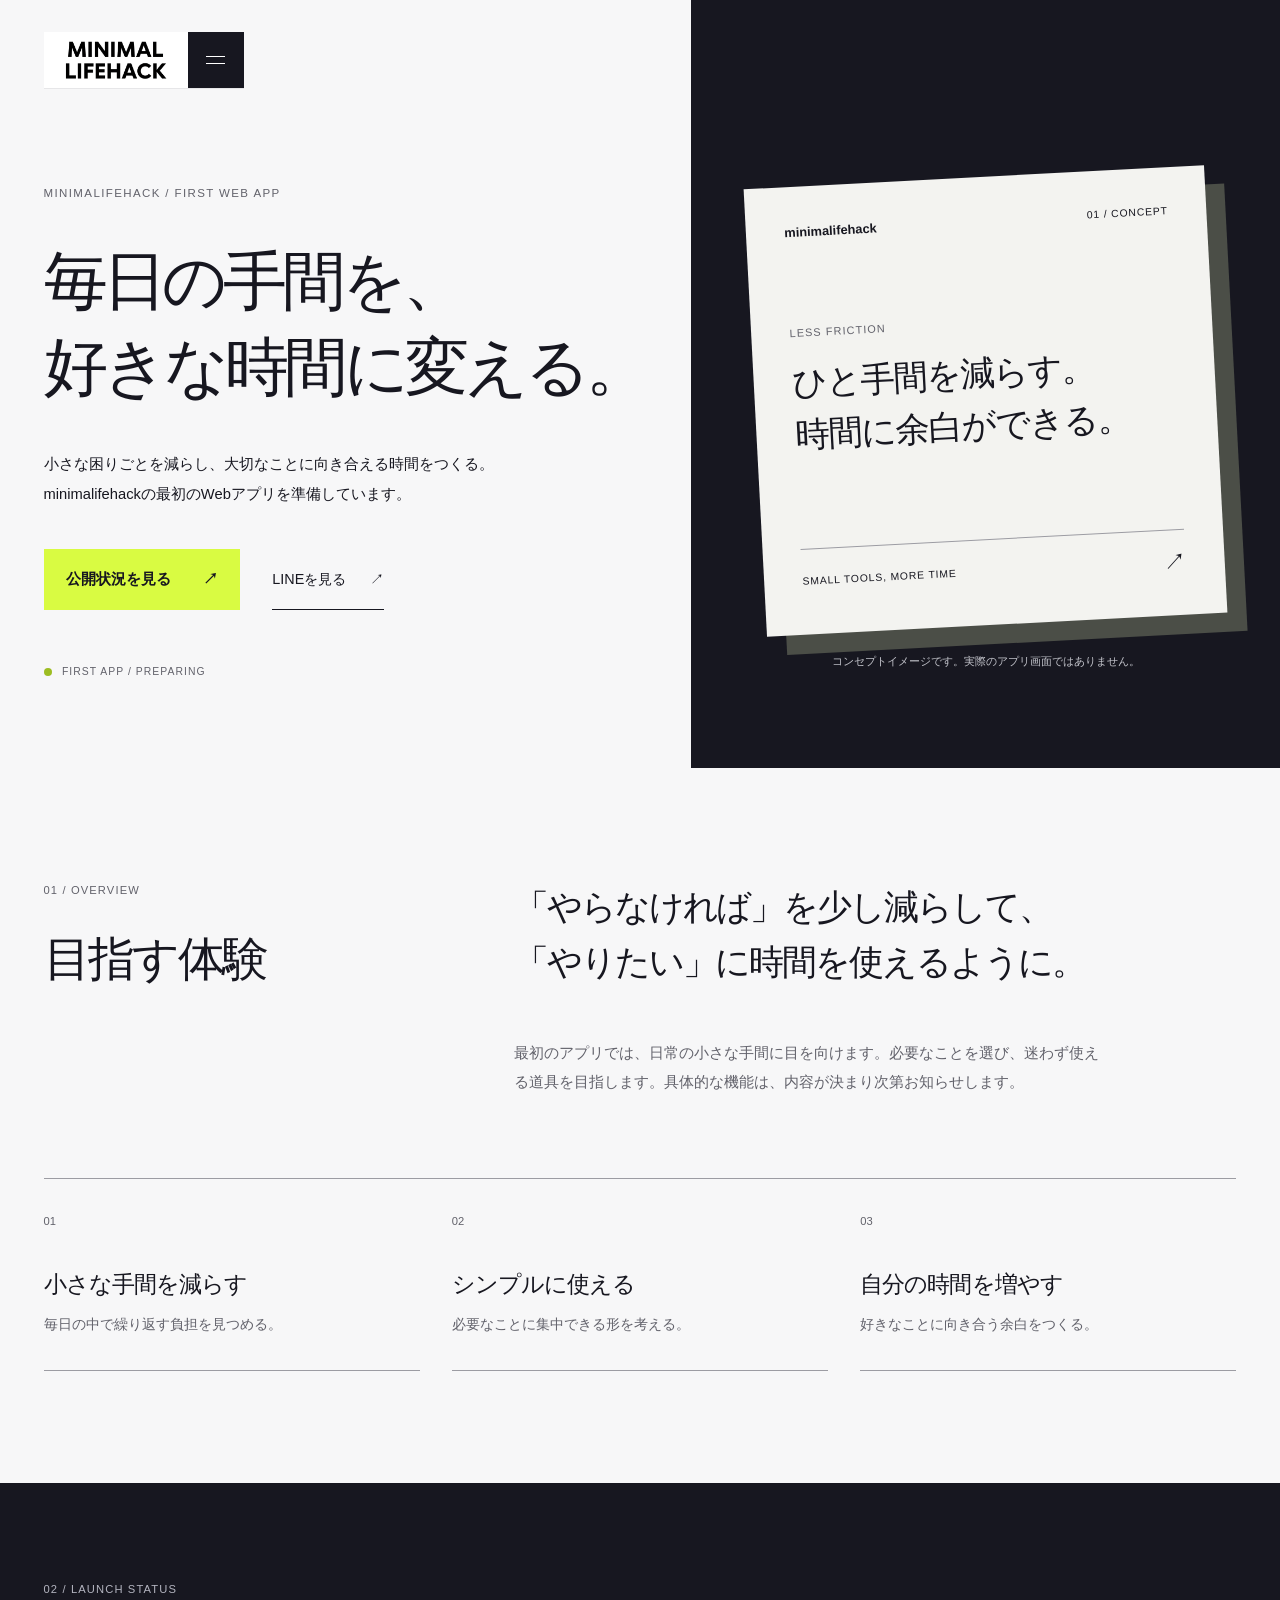
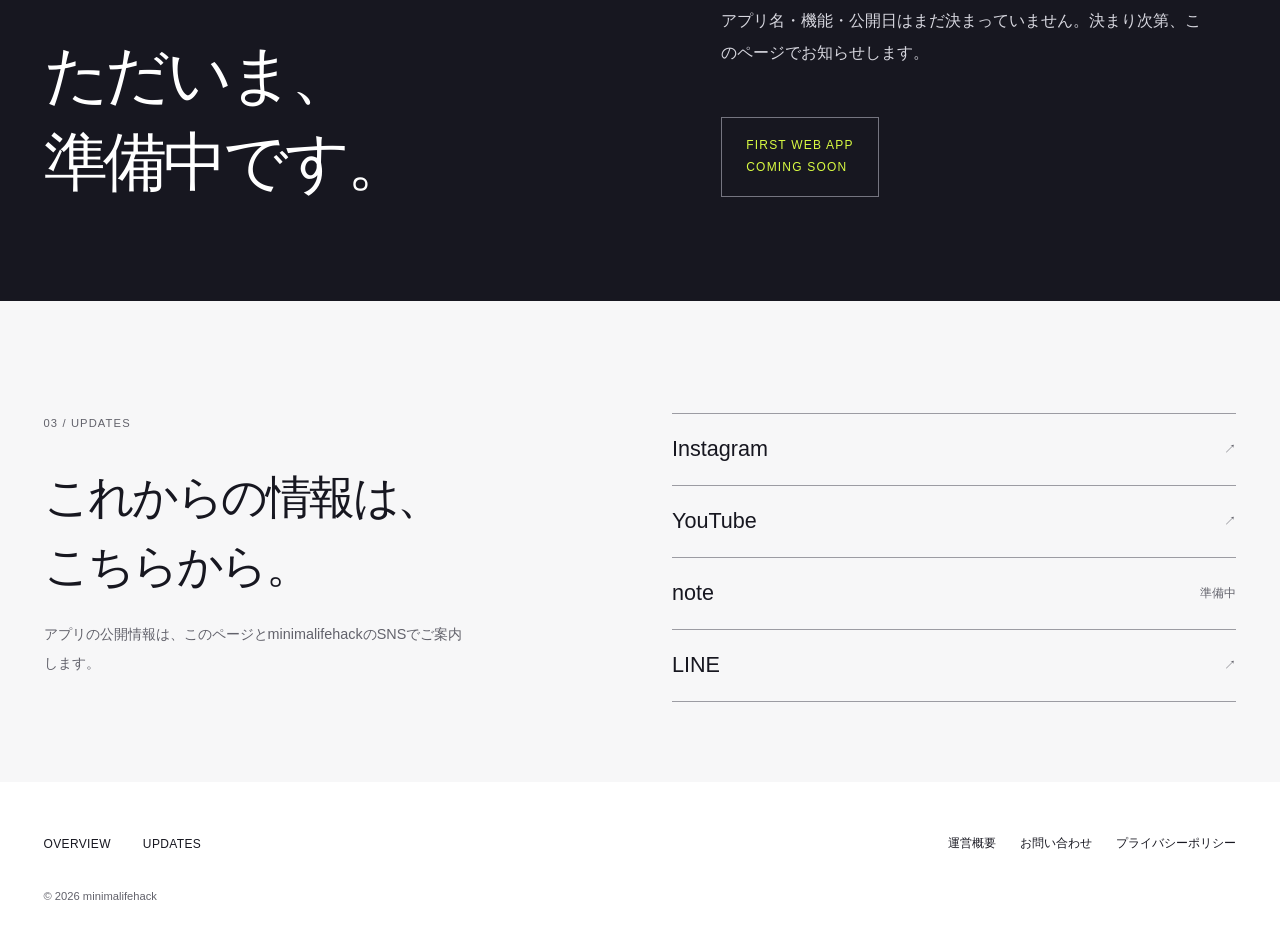
<file: index.html>
<!doctype html>
<html lang="ja">
  <head>
    <meta charset="UTF-8" />
    <meta name="viewport" content="width=device-width, initial-scale=1" />
    <meta name="theme-color" content="#f7f7f8" />
    <meta
      name="description"
      content="minimalifehackの最初のWebアプリを準備中。毎日の小さな手間を減らし、好きなことに使える時間を増やすことを目指しています。"
    />
    <title>minimalifehack — 最初のWebアプリを準備中</title>
    <link rel="icon" href="./assets/minimal-lifehack-logo.jpeg" />
    <link rel="canonical" href="https://minimalifehack.github.io/minimalifehack/" />
    <meta property="og:type" content="website" />
    <meta property="og:site_name" content="minimalifehack" />
    <meta property="og:title" content="毎日の手間を、好きな時間に変える。｜minimalifehack" />
    <meta property="og:description" content="日常の小さな手間を減らすWebアプリを準備しています。" />
    <meta property="og:url" content="https://minimalifehack.github.io/minimalifehack/" />
    <meta property="og:image" content="https://minimalifehack.github.io/minimalifehack/assets/minimal-lifehack-logo.jpeg" />
    <meta property="og:image:alt" content="minimalifehack ロゴ" />
    <meta property="og:locale" content="ja_JP" />
    <meta name="twitter:card" content="summary" />
    <link rel="stylesheet" href="./styles.css?v=20261007-qa" />
    <script src="./analytics.js?v=20261018-auto" defer></script>
    <script src="./app.js?v=20261005-landing" defer></script>
  </head>
  <body class="home-page">
    <a class="skip-link" href="#main">本文へ移動</a>

    <header class="site-header" aria-label="サイトヘッダー">
      <a class="brand" href="./index.html#top" aria-label="minimalifehack トップへ">
        <span class="brand-crop" aria-hidden="true"><img src="./assets/minimal-lifehack-logo.jpeg" alt="" /></span>
      </a>
      <button class="menu-toggle" type="button" aria-expanded="false" aria-controls="site-menu" aria-label="メニューを開く" hidden><span></span><span></span></button>
      <nav class="site-menu" id="site-menu" aria-label="メインナビゲーション">
        <a href="./index.html#overview"><span>01</span>OVERVIEW <svg viewBox="0 0 24 24" aria-hidden="true"><path d="M5 12h14M13 6l6 6-6 6" /></svg></a>
        <a href="./index.html#status"><span>02</span>STATUS <svg viewBox="0 0 24 24" aria-hidden="true"><path d="M5 12h14M13 6l6 6-6 6" /></svg></a>
        <a href="./index.html#updates"><span>03</span>UPDATES <svg viewBox="0 0 24 24" aria-hidden="true"><path d="M5 12h14M13 6l6 6-6 6" /></svg></a>
        <a href="./contact.html"><span>04</span>CONTACT <svg viewBox="0 0 24 24" aria-hidden="true"><path d="M5 12h14M13 6l6 6-6 6" /></svg></a>
      </nav>
    </header>

    <main id="main" tabindex="-1">
      <section class="lp-hero" id="top" aria-labelledby="hero-title">
        <div class="lp-hero-copy">
          <p class="lp-kicker">MINIMALIFEHACK / FIRST WEB APP</p>
          <h1 id="hero-title">毎日の手間を、<br />好きな時間に変える。</h1>
          <p class="lp-lead">小さな困りごとを減らし、大切なことに向き合える時間をつくる。minimalifehackの最初のWebアプリを準備しています。</p>
          <div class="lp-actions">
            <a class="lp-primary" href="#status">公開状況を見る <span aria-hidden="true">↗</span></a>
            <a class="lp-secondary" href="https://lin.ee/WarkBuk">LINEを見る <span aria-hidden="true">↗</span></a>
          </div>
          <p class="lp-hero-status"><span aria-hidden="true"></span> FIRST APP / PREPARING</p>
        </div>
        <div class="lp-showcase">
          <div class="showcase-card">
            <div class="showcase-card-head"><span>minimalifehack</span><span>01 / CONCEPT</span></div>
            <div class="showcase-message"><span>LESS FRICTION</span><strong>ひと手間を減らす。<br />時間に余白ができる。</strong></div>
            <div class="showcase-card-foot"><span>SMALL TOOLS, MORE TIME</span><span aria-hidden="true">↗</span></div>
          </div>
          <p>コンセプトイメージです。実際のアプリ画面ではありません。</p>
        </div>
      </section>

      <section class="lp-overview" id="overview" aria-labelledby="overview-title">
        <div class="lp-section-label"><span>01 / OVERVIEW</span><h2 id="overview-title">目指す体験</h2></div>
        <div class="lp-overview-body">
          <p class="lp-statement">「やらなければ」を少し減らして、<br />「やりたい」に時間を使えるように。</p>
          <p>最初のアプリでは、日常の小さな手間に目を向けます。必要なことを選び、迷わず使える道具を目指します。具体的な機能は、内容が決まり次第お知らせします。</p>
        </div>
      </section>

      <section class="lp-principles" aria-label="アプリで大切にしたいこと">
        <div><span>01</span><h3>小さな手間を減らす</h3><p>毎日の中で繰り返す負担を見つめる。</p></div>
        <div><span>02</span><h3>シンプルに使える</h3><p>必要なことに集中できる形を考える。</p></div>
        <div><span>03</span><h3>自分の時間を増やす</h3><p>好きなことに向き合う余白をつくる。</p></div>
      </section>

      <section class="lp-status-section" id="status" aria-labelledby="status-title">
        <div class="lp-status-heading"><span>02 / LAUNCH STATUS</span><h2 id="status-title"><span class="heading-phrase">ただいま、</span><span class="heading-phrase">準備中です。</span></h2></div>
        <div class="lp-status-details">
          <p>アプリ名・機能・公開日はまだ決まっていません。決まり次第、このページでお知らせします。</p>
          <span>FIRST WEB APP<br />COMING SOON</span>
        </div>
      </section>

      <section class="lp-updates" id="updates" aria-labelledby="updates-title">
        <div class="lp-updates-heading"><span>03 / UPDATES</span><h2 id="updates-title"><span class="heading-phrase">これからの情報は、</span><span class="heading-phrase">こちらから。</span></h2><p>アプリの公開情報は、このページとminimalifehackのSNSでご案内します。</p></div>
        <ul class="social-links" aria-label="SNS">
          <li><a class="social-link" href="https://www.instagram.com/minimalifehack/"><span class="social-link-name">Instagram</span><span class="social-link-status" aria-hidden="true">↗</span></a></li>
          <li><a class="social-link" href="https://www.youtube.com/@minimalifehack"><span class="social-link-name">YouTube</span><span class="social-link-status" aria-hidden="true">↗</span></a></li>
          <li><span class="social-link social-link--pending" aria-disabled="true"><span class="social-link-name">note</span><span class="social-link-status">準備中</span></span></li>
          <li><a class="social-link" href="https://lin.ee/WarkBuk"><span class="social-link-name">LINE</span><span class="social-link-status" aria-hidden="true">↗</span></a></li>
        </ul>
      </section>
    </main>

    <footer class="site-footer">
      <nav class="site-nav" aria-label="フッターナビゲーション">
        <a href="#overview">OVERVIEW</a>
        <a href="#updates">UPDATES</a>
      </nav>
      <div class="footer-meta">
        <a href="./about.html">運営概要</a>
        <a href="./contact.html">お問い合わせ</a>
        <a href="./privacy.html" rel="privacy-policy">プライバシーポリシー</a>
      </div>
      <p class="footer-copyright">© 2026 minimalifehack</p>
    </footer>
  </body>
</html>
</file>
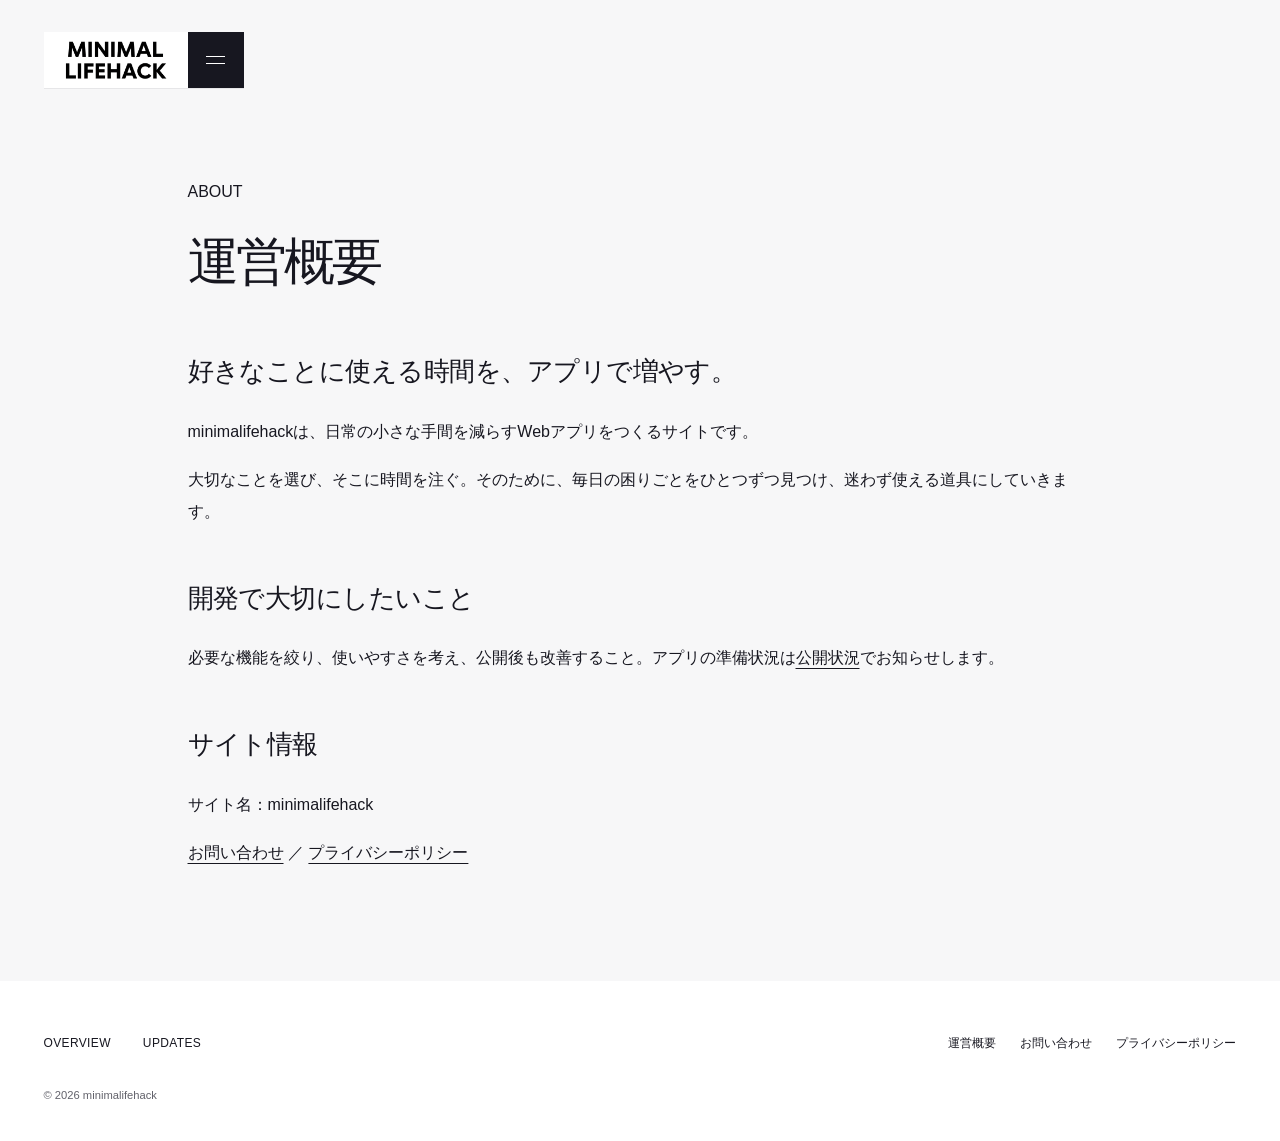
<file: about.html>
<!doctype html>
<html lang="ja">
  <head>
    <meta charset="UTF-8" />
    <meta name="viewport" content="width=device-width, initial-scale=1" />
    <meta name="theme-color" content="#f7f7f8" />
    <meta name="description" content="minimalifehackがWebアプリ開発で目指すことと、サイトの運営概要。" />
    <title>運営概要｜minimalifehack</title>
    <link rel="canonical" href="https://minimalifehack.github.io/minimalifehack/about.html" />
    <link rel="icon" href="./assets/minimal-lifehack-logo.jpeg" />
    <link rel="stylesheet" href="./styles.css?v=20261007-qa" />
    <script src="./app.js?v=20261005-landing" defer></script>
    <script src="./analytics.js?v=20261018-auto" defer></script>
  </head>
  <body>
    <a class="skip-link" href="#main">本文へ移動</a>
    <header class="site-header" aria-label="サイトヘッダー">
      <a class="brand" href="./index.html#top" aria-label="minimalifehack トップへ">
        <span class="brand-crop" aria-hidden="true"><img src="./assets/minimal-lifehack-logo.jpeg" alt="" /></span>
      </a>
      <button class="menu-toggle" type="button" aria-expanded="false" aria-controls="site-menu" aria-label="メニューを開く" hidden><span></span><span></span></button>
      <nav class="site-menu" id="site-menu" aria-label="メインナビゲーション">
        <a href="./index.html#overview"><span>01</span>OVERVIEW <svg viewBox="0 0 24 24" aria-hidden="true"><path d="M5 12h14M13 6l6 6-6 6" /></svg></a>
        <a href="./index.html#status"><span>02</span>STATUS <svg viewBox="0 0 24 24" aria-hidden="true"><path d="M5 12h14M13 6l6 6-6 6" /></svg></a>
        <a href="./index.html#updates"><span>03</span>UPDATES <svg viewBox="0 0 24 24" aria-hidden="true"><path d="M5 12h14M13 6l6 6-6 6" /></svg></a>
        <a href="./contact.html"><span>04</span>CONTACT <svg viewBox="0 0 24 24" aria-hidden="true"><path d="M5 12h14M13 6l6 6-6 6" /></svg></a>
      </nav>
    </header>
    <main id="main" class="privacy-main" tabindex="-1">
      <p class="eyebrow">ABOUT</p>
      <h1>運営概要</h1>
      <h2>好きなことに使える時間を、アプリで増やす。</h2>
      <p>minimalifehackは、日常の小さな手間を減らすWebアプリをつくるサイトです。</p>
      <p>大切なことを選び、そこに時間を注ぐ。そのために、毎日の困りごとをひとつずつ見つけ、迷わず使える道具にしていきます。</p>
      <h2>開発で大切にしたいこと</h2>
      <p>必要な機能を絞り、使いやすさを考え、公開後も改善すること。アプリの準備状況は<a href="./index.html#status">公開状況</a>でお知らせします。</p>
      <h2>サイト情報</h2>
      <p>サイト名：minimalifehack</p>
      <p><a href="./contact.html">お問い合わせ</a> ／ <a href="./privacy.html">プライバシーポリシー</a></p>
    </main>
    <footer class="site-footer">
      <nav class="site-nav" aria-label="フッターナビゲーション">
        <a href="./index.html#overview">OVERVIEW</a>
        <a href="./index.html#updates">UPDATES</a>
      </nav>
      <div class="footer-meta">
        <a href="./about.html">運営概要</a>
        <a href="./contact.html">お問い合わせ</a>
        <a href="./privacy.html" rel="privacy-policy">プライバシーポリシー</a>
      </div>
      <p class="footer-copyright">© 2026 minimalifehack</p>
    </footer>
  </body>
</html>
</file>
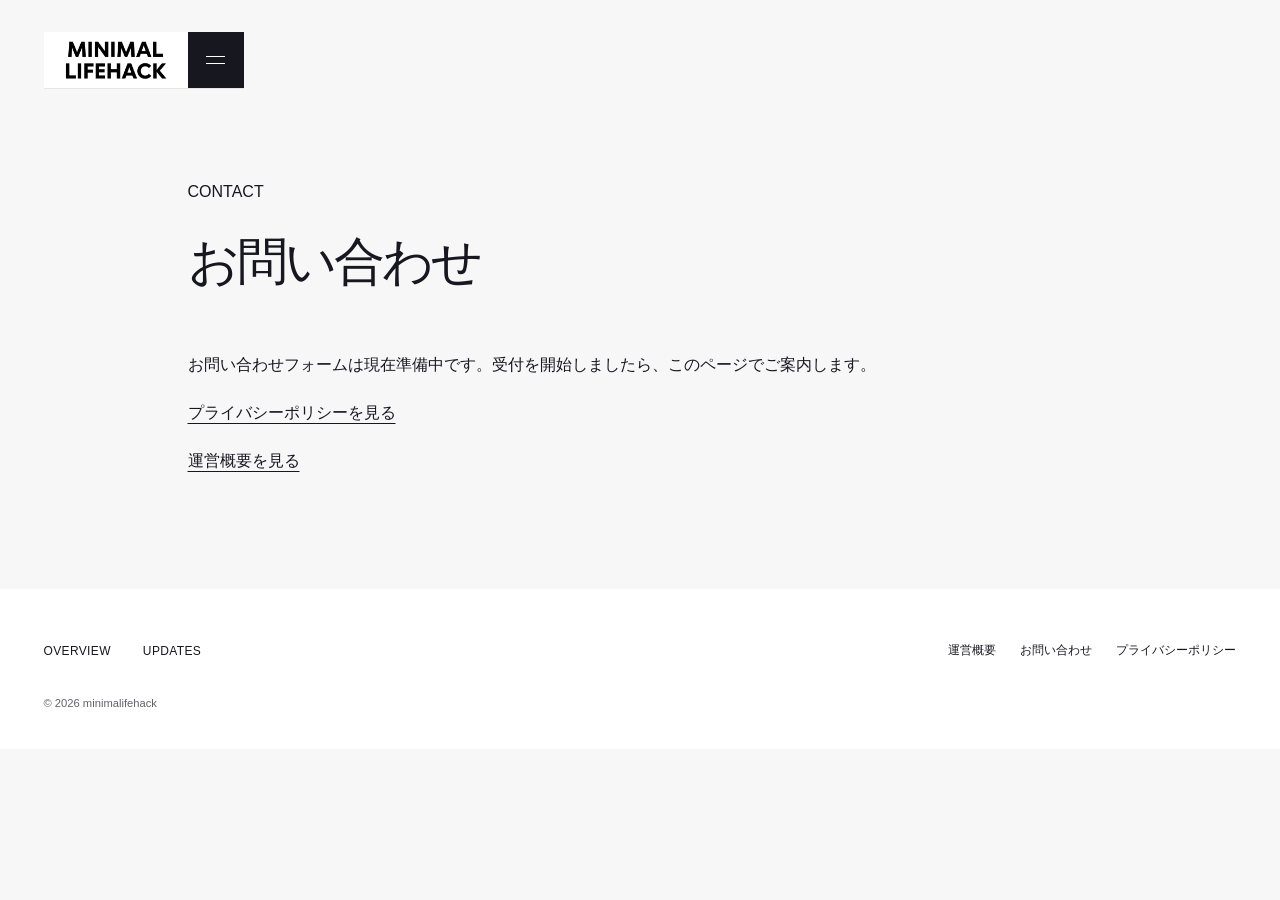
<file: contact.html>
<!doctype html>
<html lang="ja">
  <head>
    <meta charset="UTF-8" />
    <meta name="viewport" content="width=device-width, initial-scale=1" />
    <meta name="theme-color" content="#f7f7f8" />
    <meta name="description" content="minimalifehackへのお問い合わせについて。" />
    <title>お問い合わせ｜minimalifehack</title>
    <link rel="canonical" href="https://minimalifehack.github.io/minimalifehack/contact.html" />
    <link rel="icon" href="./assets/minimal-lifehack-logo.jpeg" />
    <link rel="stylesheet" href="./styles.css?v=20261007-qa" />
    <script src="./app.js?v=20261005-landing" defer></script>
    <script src="./analytics.js?v=20261018-auto" defer></script>
  </head>
  <body>
    <a class="skip-link" href="#main">本文へ移動</a>
    <header class="site-header" aria-label="サイトヘッダー">
      <a class="brand" href="./index.html#top" aria-label="minimalifehack トップへ">
        <span class="brand-crop" aria-hidden="true"><img src="./assets/minimal-lifehack-logo.jpeg" alt="" /></span>
      </a>
      <button class="menu-toggle" type="button" aria-expanded="false" aria-controls="site-menu" aria-label="メニューを開く" hidden><span></span><span></span></button>
      <nav class="site-menu" id="site-menu" aria-label="メインナビゲーション">
        <a href="./index.html#overview"><span>01</span>OVERVIEW <svg viewBox="0 0 24 24" aria-hidden="true"><path d="M5 12h14M13 6l6 6-6 6" /></svg></a>
        <a href="./index.html#status"><span>02</span>STATUS <svg viewBox="0 0 24 24" aria-hidden="true"><path d="M5 12h14M13 6l6 6-6 6" /></svg></a>
        <a href="./index.html#updates"><span>03</span>UPDATES <svg viewBox="0 0 24 24" aria-hidden="true"><path d="M5 12h14M13 6l6 6-6 6" /></svg></a>
        <a href="./contact.html"><span>04</span>CONTACT <svg viewBox="0 0 24 24" aria-hidden="true"><path d="M5 12h14M13 6l6 6-6 6" /></svg></a>
      </nav>
    </header>
    <main id="main" class="privacy-main" tabindex="-1">
      <p class="eyebrow">CONTACT</p>
      <h1>お問い合わせ</h1>
      <p>お問い合わせフォームは現在準備中です。受付を開始しましたら、このページでご案内します。</p>
      <p><a href="./privacy.html">プライバシーポリシーを見る</a></p>
      <p><a href="./about.html">運営概要を見る</a></p>
    </main>
    <footer class="site-footer">
      <nav class="site-nav" aria-label="フッターナビゲーション">
        <a href="./index.html#overview">OVERVIEW</a>
        <a href="./index.html#updates">UPDATES</a>
      </nav>
      <div class="footer-meta">
        <a href="./about.html">運営概要</a>
        <a href="./contact.html">お問い合わせ</a>
        <a href="./privacy.html" rel="privacy-policy">プライバシーポリシー</a>
      </div>
      <p class="footer-copyright">© 2026 minimalifehack</p>
    </footer>
  </body>
</html>
</file>
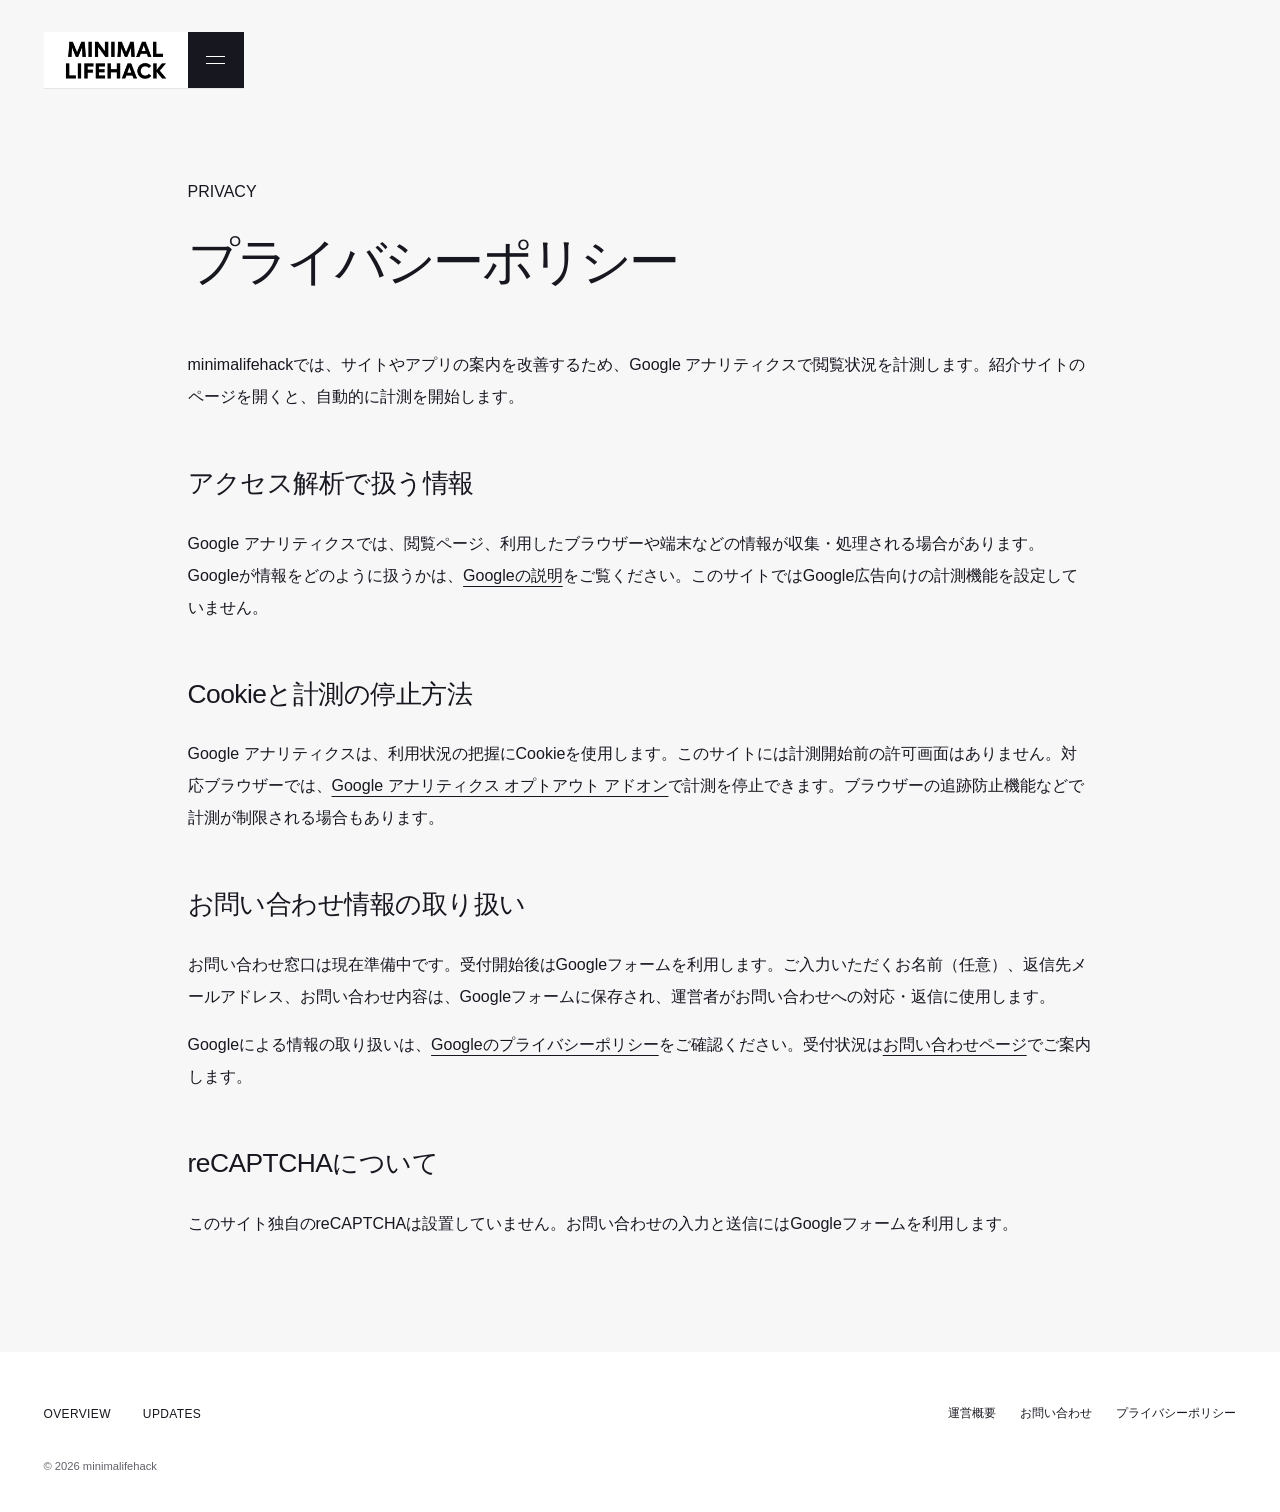
<file: privacy.html>
<!doctype html>
<html lang="ja">
  <head>
    <meta charset="UTF-8" />
    <meta name="viewport" content="width=device-width, initial-scale=1" />
    <meta name="theme-color" content="#f7f7f8" />
    <meta name="description" content="minimalifehackのアクセス解析と閲覧情報の取り扱いについて。" />
    <title>プライバシーポリシー｜minimalifehack</title>
    <link rel="canonical" href="https://minimalifehack.github.io/minimalifehack/privacy.html" />
    <link rel="icon" href="./assets/minimal-lifehack-logo.jpeg" />
    <link rel="stylesheet" href="./styles.css?v=20261007-qa" />
    <script src="./app.js?v=20261005-landing" defer></script>
    <script src="./analytics.js?v=20261018-auto" defer></script>
  </head>
  <body>
    <a class="skip-link" href="#main">本文へ移動</a>
    <header class="site-header" aria-label="サイトヘッダー">
      <a class="brand" href="./index.html#top" aria-label="minimalifehack トップへ">
        <span class="brand-crop" aria-hidden="true"><img src="./assets/minimal-lifehack-logo.jpeg" alt="" /></span>
      </a>
      <button class="menu-toggle" type="button" aria-expanded="false" aria-controls="site-menu" aria-label="メニューを開く" hidden><span></span><span></span></button>
      <nav class="site-menu" id="site-menu" aria-label="メインナビゲーション">
        <a href="./index.html#overview"><span>01</span>OVERVIEW <svg viewBox="0 0 24 24" aria-hidden="true"><path d="M5 12h14M13 6l6 6-6 6" /></svg></a>
        <a href="./index.html#status"><span>02</span>STATUS <svg viewBox="0 0 24 24" aria-hidden="true"><path d="M5 12h14M13 6l6 6-6 6" /></svg></a>
        <a href="./index.html#updates"><span>03</span>UPDATES <svg viewBox="0 0 24 24" aria-hidden="true"><path d="M5 12h14M13 6l6 6-6 6" /></svg></a>
        <a href="./contact.html"><span>04</span>CONTACT <svg viewBox="0 0 24 24" aria-hidden="true"><path d="M5 12h14M13 6l6 6-6 6" /></svg></a>
      </nav>
    </header>
    <main id="main" class="privacy-main" tabindex="-1">
      <p class="eyebrow">PRIVACY</p>
      <h1>プライバシーポリシー</h1>
      <p>minimalifehackでは、サイトやアプリの案内を改善するため、Google アナリティクスで閲覧状況を計測します。紹介サイトのページを開くと、自動的に計測を開始します。</p>

      <h2>アクセス解析で扱う情報</h2>
      <p>Google アナリティクスでは、閲覧ページ、利用したブラウザーや端末などの情報が収集・処理される場合があります。Googleが情報をどのように扱うかは、<a href="https://policies.google.com/technologies/partner-sites?hl=ja" target="_blank" rel="noopener noreferrer">Googleの説明</a>をご覧ください。このサイトではGoogle広告向けの計測機能を設定していません。</p>

      <h2>Cookieと計測の停止方法</h2>
      <p>Google アナリティクスは、利用状況の把握にCookieを使用します。このサイトには計測開始前の許可画面はありません。対応ブラウザーでは、<a href="https://tools.google.com/dlpage/gaoptout?hl=ja" target="_blank" rel="noopener noreferrer">Google アナリティクス オプトアウト アドオン</a>で計測を停止できます。ブラウザーの追跡防止機能などで計測が制限される場合もあります。</p>

      <h2>お問い合わせ情報の取り扱い</h2>
      <p>お問い合わせ窓口は現在準備中です。受付開始後はGoogleフォームを利用します。ご入力いただくお名前（任意）、返信先メールアドレス、お問い合わせ内容は、Googleフォームに保存され、運営者がお問い合わせへの対応・返信に使用します。</p>
      <p>Googleによる情報の取り扱いは、<a href="https://policies.google.com/privacy?hl=ja" target="_blank" rel="noopener noreferrer">Googleのプライバシーポリシー</a>をご確認ください。受付状況は<a href="./contact.html">お問い合わせページ</a>でご案内します。</p>

      <h2>reCAPTCHAについて</h2>
      <p>このサイト独自のreCAPTCHAは設置していません。お問い合わせの入力と送信にはGoogleフォームを利用します。</p>
    </main>
    <footer class="site-footer">
      <nav class="site-nav" aria-label="フッターナビゲーション">
        <a href="./index.html#overview">OVERVIEW</a>
        <a href="./index.html#updates">UPDATES</a>
      </nav>
      <div class="footer-meta">
        <a href="./about.html">運営概要</a>
        <a href="./contact.html">お問い合わせ</a>
        <a href="./privacy.html" rel="privacy-policy">プライバシーポリシー</a>
      </div>
      <p class="footer-copyright">© 2026 minimalifehack</p>
    </footer>
  </body>
</html>
</file>
<file: styles.css>
:root {
  --ink: #171720;
  --paper: #f7f7f8;
  --muted: #62626b;
  --line: #9c9ca3;
  --soft-line: #d9d9df;
  --accent: #353b5b;
  --dark-surface: #171720;
  --page-gutter: clamp(1.25rem, 3.4vw, 4rem);
  --sans: "Helvetica Neue", "Hiragino Kaku Gothic ProN", "Yu Gothic", Arial, sans-serif;
  --display: var(--sans);
}
* { box-sizing: border-box; }
html { background: var(--paper); scroll-padding-top: 7rem; }
body { margin: 0; color: var(--ink); background: var(--paper); font-family: var(--sans); -webkit-font-smoothing: antialiased; }
a { color: inherit; text-underline-offset: 0.3em; }
button { font: inherit; }
img { display: block; max-width: 100%; }
svg { width: 1.25rem; height: 1.25rem; fill: none; stroke: currentColor; stroke-width: 1.4; stroke-linecap: round; stroke-linejoin: round; }
[hidden] { display: none !important; }
:focus-visible { outline: 2px solid #536394; outline-offset: 5px; }
::selection { background: #dadce5; color: var(--ink); }
.skip-link { position: fixed; top: 1rem; left: 1rem; z-index: 100; padding: 1rem; color: white; background: var(--ink); transform: translateY(-200%); }
.skip-link:focus { transform: none; }

/* Keep navigation available without covering the main content. */
.site-header { position: fixed; top: 2rem; left: var(--page-gutter); z-index: 60; display: flex; align-items: center; padding-left: 1rem; background: #fff; box-shadow: 0 1px 0 #17172012; }
.brand { display: block; flex: none; width: 7rem; aspect-ratio: 2.6; margin-right: 1rem; overflow: hidden; }
.brand-crop { position: relative; display: block; width: 100%; height: 100%; overflow: hidden; }
.brand-crop img { position: absolute; width: 124%; max-width: none; left: -12%; top: 50%; transform: translateY(-50%); }
.menu-toggle { width: 3.5rem; height: 3.5rem; border: 0; background: var(--ink); color: white; display: grid; align-content: center; justify-content: center; gap: 6px; cursor: pointer; }
.menu-toggle span { display: block; width: 19px; height: 1px; background: currentColor; transition: transform 180ms ease; }
.menu-toggle[aria-expanded="true"] span:first-child { transform: translateY(3.5px) rotate(45deg); }
.menu-toggle[aria-expanded="true"] span:last-child { transform: translateY(-3.5px) rotate(-45deg); }
.site-menu { position: absolute; top: calc(100% + 8px); left: 0; min-width: min(22rem, calc(100vw - 2 * var(--page-gutter))); padding: 1.25rem 1.5rem; color: #fff; background: var(--ink); }
.site-menu a { display: flex; align-items: center; gap: 1rem; min-height: 3.5rem; border-bottom: 1px solid #ffffff30; font-size: 1.5rem; font-weight: 400; text-decoration: none; }
.site-menu a:last-child { border: 0; }
.site-menu a > span { font-size: 0.65rem; color: #aaaab8; }
.site-menu svg { margin-left: auto; }
.site-menu a:hover { color: #c8cadb; }

.lp-hero { display: grid; grid-template-columns: minmax(0, 1.08fr) minmax(0, 0.92fr); min-height: 48rem; }
.lp-hero-copy { display: flex; flex-direction: column; align-items: flex-start; justify-content: center; padding: 10rem var(--page-gutter) 4rem; }
.lp-kicker { margin: 0 0 2.5rem; color: var(--muted); font-size: 0.72rem; letter-spacing: 0.12em; }
.lp-hero h1 { max-width: 11em; margin: 0 0 2.5rem; font-size: clamp(2.6rem, 5vw, 5.8rem); font-weight: 400; line-height: 1.34; letter-spacing: -0.075em; }
.lp-lead { max-width: 31rem; margin: 0; font-size: clamp(0.9rem, 1.15vw, 1.1rem); line-height: 2; }
.lp-actions { display: flex; flex-wrap: wrap; align-items: center; gap: 1.2rem 2rem; margin-top: 2.5rem; }
.lp-primary { display: inline-flex; align-items: center; justify-content: space-between; gap: 2rem; min-height: 3.8rem; padding: 0.85rem 1.4rem; background: #d9fb42; color: #171720; font-size: 0.95rem; font-weight: 600; text-decoration: none; transition: background 180ms ease, transform 180ms ease; }
.lp-primary:hover { background: #c9e83a; transform: translateY(-2px); }
.lp-secondary { display: inline-flex; align-items: center; gap: 1.5rem; min-height: 3.8rem; border-bottom: 1px solid var(--ink); font-size: 0.9rem; text-decoration: none; }
.lp-secondary:hover { text-decoration: underline; }
.lp-hero-status { display: flex; align-items: center; gap: 0.65rem; margin: 3.5rem 0 0; color: var(--muted); font-size: 0.65rem; letter-spacing: 0.1em; }
.lp-hero-status span { display: inline-block; width: 0.5rem; height: 0.5rem; border-radius: 50%; background: #9dbd22; }
.lp-showcase { display: flex; flex-direction: column; align-items: center; justify-content: center; gap: 1.7rem; min-width: 0; padding: 8rem clamp(2rem, 5vw, 6rem) 3rem; background: var(--dark-surface); }
.showcase-card { display: flex; flex-direction: column; justify-content: space-between; width: min(100%, 34rem); min-height: 28rem; padding: clamp(1.5rem, 3vw, 2.5rem); background: #f3f3f0; color: var(--ink); box-shadow: 1.2rem 1.2rem 0 #4b4e47; transform: rotate(-3deg); }
.showcase-card-head,.showcase-card-foot { display: flex; justify-content: space-between; gap: 1rem; font-size: 0.65rem; letter-spacing: 0.08em; }
.showcase-card-head span:first-child { font-size: 0.8rem; font-weight: 600; letter-spacing: 0; }
.showcase-message span { display: block; margin-bottom: 1.2rem; color: var(--muted); font-size: 0.68rem; letter-spacing: 0.1em; }
.showcase-message strong { display: block; font-size: clamp(1.7rem, 2.7vw, 3.2rem); font-weight: 400; line-height: 1.5; letter-spacing: -0.055em; }
.showcase-card-foot { align-items: center; padding-top: 1rem; border-top: 1px solid var(--line); }
.showcase-card-foot span:last-child { font-size: 1.4rem; }
.lp-showcase > p { max-width: 34rem; margin: 0; color: #c4c5cc; font-size: 0.7rem; line-height: 1.6; text-align: center; }

.lp-overview { display: grid; grid-template-columns: minmax(12rem, 0.72fr) minmax(0, 1.28fr); gap: 4rem; padding: 7rem var(--page-gutter) 5rem; }
.lp-section-label,.lp-status-heading,.lp-updates-heading { min-width: 0; }
.heading-phrase { display: inline-block; }
.lp-section-label span,.lp-status-heading > span,.lp-updates-heading > span { color: var(--muted); font-size: 0.7rem; letter-spacing: 0.1em; }
.lp-section-label h2 { margin: 1.8rem 0 0; font-size: clamp(2rem, 3.7vw, 4rem); font-weight: 400; letter-spacing: -0.055em; }
.lp-overview-body { max-width: 49rem; }
.lp-statement { margin: 0 0 3rem; font-size: clamp(1.5rem, 2.7vw, 2.8rem); line-height: 1.6; letter-spacing: -0.06em; }
.lp-overview-body > p:last-child { max-width: 37rem; margin: 0; color: var(--muted); font-size: 0.93rem; line-height: 2; }
.lp-principles { display: grid; grid-template-columns: repeat(3, minmax(0, 1fr)); gap: 2rem; margin: 0 var(--page-gutter) 7rem; border-top: 1px solid var(--line); }
.lp-principles > div { padding: 2rem 0; border-bottom: 1px solid var(--line); }
.lp-principles span { color: var(--muted); font-size: 0.7rem; }
.lp-principles h3 { margin: 2.5rem 0 0.75rem; font-size: clamp(1.2rem, 1.8vw, 1.8rem); font-weight: 400; letter-spacing: -0.04em; }
.lp-principles p { margin: 0; color: var(--muted); font-size: 0.85rem; line-height: 1.9; }

.lp-status-section { display: grid; grid-template-columns: minmax(0, 1.1fr) minmax(0, 0.9fr); gap: 3rem; padding: 6rem var(--page-gutter); background: var(--dark-surface); color: #fff; }
.lp-status-heading > span { color: #b3b4bf; }
.lp-status-heading h2 { max-width: 10em; margin: 2.2rem 0 0; font-size: clamp(2.7rem, 5vw, 5.5rem); font-weight: 400; line-height: 1.35; letter-spacing: -0.065em; }
.lp-status-details { align-self: end; padding-bottom: 0.5rem; }
.lp-status-details p { max-width: 30rem; margin: 0 0 3rem; color: #d7d7df; font-size: 1rem; line-height: 2; }
.lp-status-details span { display: block; width: fit-content; padding: 1.1rem 1.5rem; border: 1px solid #757580; color: #d9fb42; font-size: 0.75rem; line-height: 1.8; letter-spacing: 0.1em; }

.lp-updates { display: grid; grid-template-columns: minmax(0, 1fr) minmax(0, 1fr); gap: 4rem; padding: 7rem var(--page-gutter) 5rem; }
.lp-updates-heading h2 { max-width: 12em; margin: 2rem 0 1.2rem; font-size: clamp(2rem, 3.6vw, 4rem); font-weight: 400; line-height: 1.5; letter-spacing: -0.055em; }
.lp-updates-heading p { max-width: 27rem; margin: 0; color: var(--muted); font-size: 0.9rem; line-height: 2; }
.social-links { margin: 0; padding: 0; list-style: none; border-top: 1px solid var(--line); }
.social-link { display: flex; justify-content: space-between; align-items: center; gap: 1rem; min-height: 4.5rem; padding: 1.25rem 0; border-bottom: 1px solid var(--line); text-decoration: none; }
.social-link-name { font-size: 1.35rem; font-weight: 400; }
.social-link-status { font-size: 0.75rem; color: var(--muted); }

.site-footer { display: grid; grid-template-columns: auto minmax(0,1fr); gap: 1.5rem 2rem; align-items: center; padding: 2.5rem var(--page-gutter); background: #fff; }
.site-nav { display: flex; gap: 2rem; }
.site-nav a { display: inline-flex; align-items: center; min-height: 2.75rem; font-size: 0.75rem; letter-spacing: 0.03em; font-weight: 400; text-decoration: none; }
.site-nav a:hover { text-decoration: underline; }
.footer-meta { display: flex; flex-wrap: wrap; justify-content: flex-end; align-items: center; gap: 0.65rem 1.5rem; }
.footer-meta a,.footer-meta button { display: inline-flex; align-items: center; min-height: 2.5rem; color: var(--ink); font: inherit; font-size: 0.75rem; text-decoration: none; }
.footer-meta a:hover,.footer-meta button:hover { text-decoration: underline; }
.footer-meta button { padding: 0; border: 0; background: transparent; cursor: pointer; }
.footer-copyright { grid-column: 1 / -1; margin: 0; color: var(--muted); font-size: 0.7rem; }

.privacy-main { max-width: 62rem; margin: 0 auto; padding: 10rem var(--page-gutter) 6rem; }
.privacy-main h1 { margin: 0 0 3rem; font-size: clamp(2rem, 4vw, 3.5rem); font-weight: 400; line-height: 1.5; letter-spacing: -0.055em; }
.privacy-main h2 { margin-top: 3rem; font-size: clamp(1.25rem, 2.5vw, 1.65rem); font-weight: 500; line-height: 1.7; letter-spacing: -0.02em; }
.privacy-main p { line-height: 2; }
.privacy-main a { overflow-wrap: anywhere; }

.analytics-choice { position: fixed; z-index: 80; right: 1.25rem; bottom: 1.25rem; width: min(32rem,calc(100vw - 2.5rem)); padding: 1.25rem; border: 1px solid var(--soft-line); background: #fff; box-shadow: 0 8px 30px #17172012; }
.analytics-choice p { margin: 0; font-size: 0.8rem; line-height: 1.9; }
.analytics-choice-actions { display: flex; flex-wrap: wrap; gap: 0.75rem; margin-top: 1rem; }
.analytics-choice button { min-height: 2.75rem; padding: 0.55rem 0.85rem; border: 1px solid var(--ink); background: #fff; color: var(--ink); font: inherit; font-size: 0.8rem; cursor: pointer; }
.analytics-choice button:first-child { color: #fff; background: var(--ink); }
.analytics-choice button:hover { opacity: 0.75; }
@media (max-width: 900px) {
  .lp-hero { min-height: 42rem; }
  .lp-hero-copy { padding-top: 9rem; }
  .lp-hero h1 { font-size: clamp(2.2rem, 5vw, 4rem); }
  .lp-showcase { padding-inline: 2.2rem; }
  .showcase-card { min-height: 23rem; }
  .showcase-message strong { font-size: clamp(1.5rem, 2.8vw, 2.4rem); }
  .lp-overview,.lp-updates { gap: 2rem; }
  .site-footer { grid-template-columns: 1fr; }
  .footer-meta { justify-content: flex-start; }
}
@media (max-width: 680px) {
  .site-header { top: 1.25rem; padding-left: 0.8rem; }
  .brand { width: 6rem; margin-right: 0.8rem; }
  .menu-toggle { width: 3rem; height: 3rem; }
  .lp-hero { grid-template-columns: 1fr; }
  .lp-hero-copy { padding: 8.5rem var(--page-gutter) 3rem; }
  .lp-kicker { margin-bottom: 1.5rem; font-size: 0.62rem; }
  .lp-hero h1 { margin-bottom: 1.5rem; font-size: clamp(1.9rem, 7.6vw, 3.2rem); }
  .lp-lead { font-size: 0.86rem; }
  .lp-actions { gap: 0.5rem 1.5rem; margin-top: 2rem; }
  .lp-primary,.lp-secondary { font-size: 0.82rem; }
  .lp-hero-status { margin-top: 2.5rem; }
  .lp-showcase { min-height: 24rem; padding: 2.5rem var(--page-gutter); }
  .showcase-card { width: min(87%, 25rem); min-height: 17rem; padding: 1.3rem; box-shadow: 0.65rem 0.65rem 0 #4b4e47; }
  .showcase-card-head,.showcase-card-foot { font-size: 0.52rem; }
  .showcase-card-head span:first-child { font-size: 0.72rem; }
  .showcase-message span { font-size: 0.55rem; }
  .showcase-message strong { font-size: clamp(1.3rem, 5vw, 2rem); }
  .lp-showcase > p { font-size: 0.62rem; }
  .lp-overview,.lp-updates { grid-template-columns: 1fr; gap: 2rem; padding-block: 4rem; }
  .lp-section-label h2 { margin-top: 1rem; font-size: 2rem; }
  .lp-statement { margin-bottom: 1.5rem; font-size: clamp(1.45rem, 5.7vw, 2rem); }
  .lp-statement br { display: none; }
  .lp-overview-body > p:last-child { font-size: 0.85rem; }
  .lp-principles { grid-template-columns: 1fr; gap: 0; margin-bottom: 4rem; }
  .lp-principles > div { padding: 1.5rem 0; }
  .lp-principles h3 { margin-top: 1rem; font-size: 1.3rem; }
  .lp-status-section { grid-template-columns: 1fr; gap: 2rem; padding-block: 4rem; }
  .lp-status-heading h2 { margin-top: 1.5rem; font-size: 2.5rem; }
  .lp-status-details p { margin-bottom: 2rem; font-size: 0.88rem; }
  .lp-updates-heading h2 { margin-top: 1rem; font-size: 2rem; }
  .social-link { min-height: 4rem; }
  .social-link-name { font-size: 1.1rem; }
  .site-footer { padding-block: 2rem; gap: 1rem; }
  .footer-meta { gap: 0.25rem 1.25rem; }
  .privacy-main { padding-top: 8rem; padding-bottom: 3rem; }
  .privacy-main h1 { font-size: 1.85rem; }
}
@media (prefers-reduced-motion: reduce) {
  *,*::before,*::after { animation-duration: 0.01ms !important; transition-duration: 0.01ms !important; }
}
</file>
